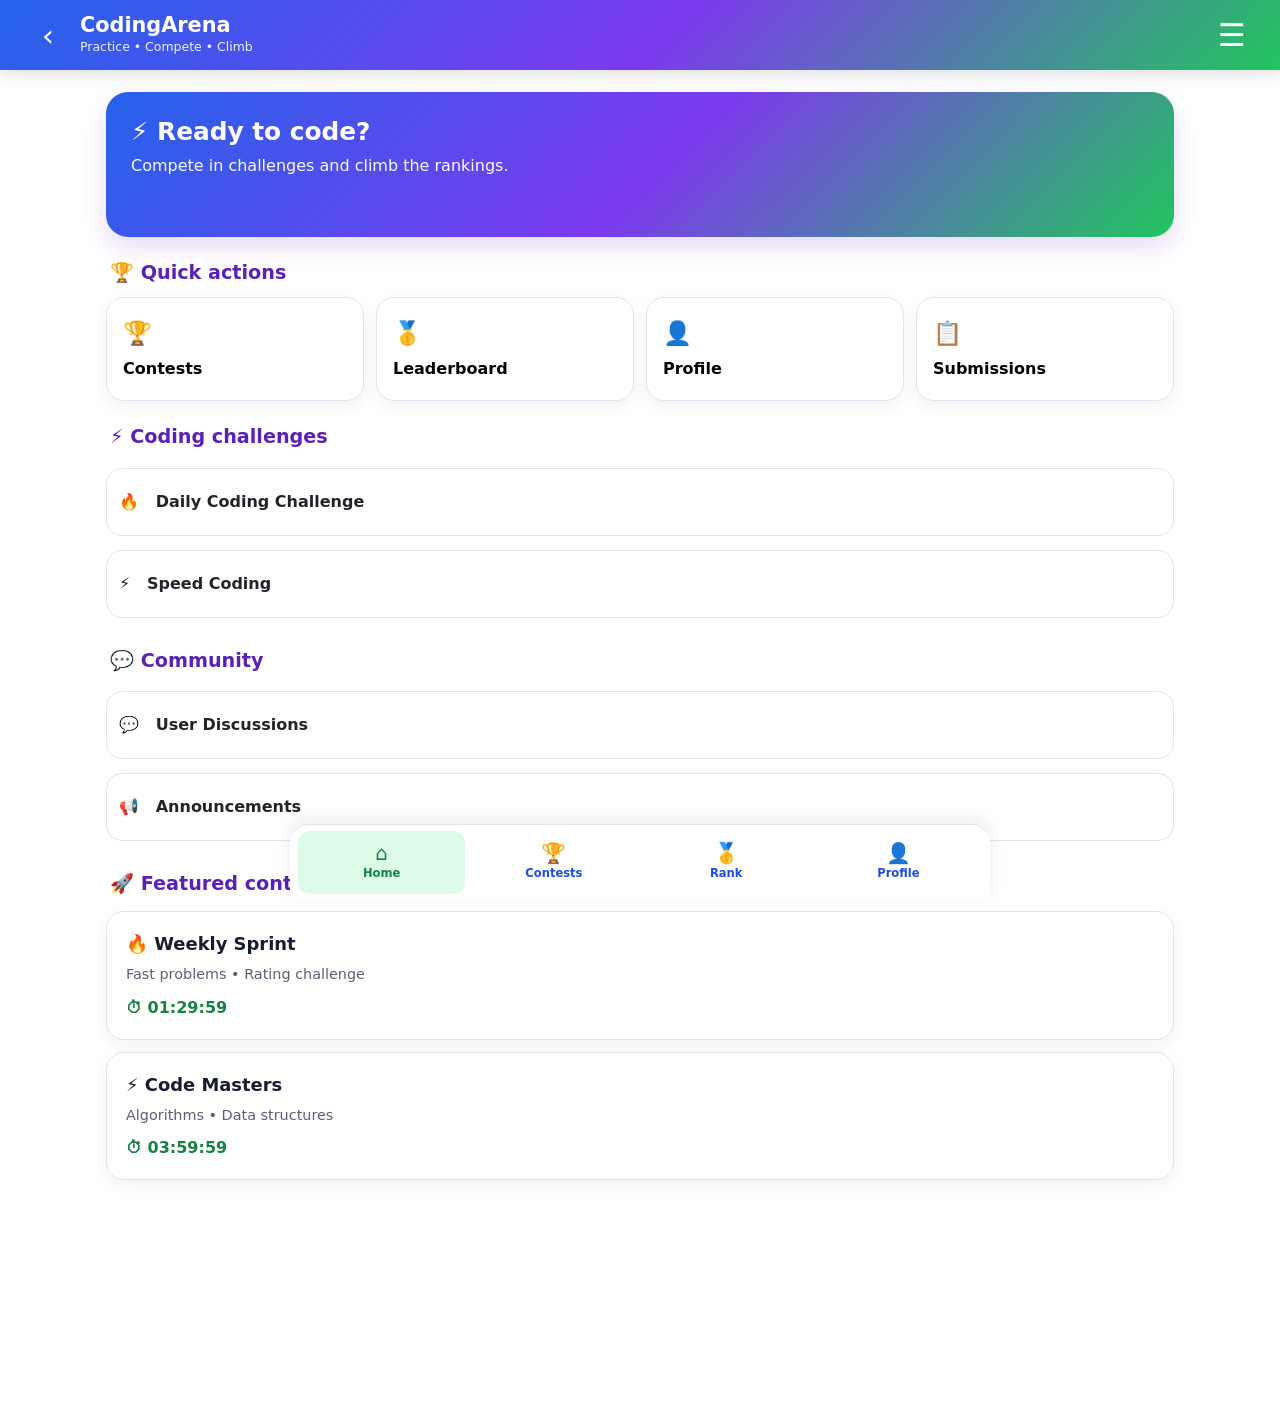
<file: index.html>
<!doctype html>
<html lang="en">
<head>
  <meta charset="utf-8">
  <meta name="viewport" content="width=device-width, initial-scale=1">
  <meta name="theme-color" content="#5b21b6">
  <title>CodingArena Web</title>
  <link href="https://cdn.jsdelivr.net/npm/bootstrap@5.3.3/dist/css/bootstrap.min.css" rel="stylesheet">
  <link href="css/style.css" rel="stylesheet">
</head>
<body>
  <div id="app">
    <header class="topbar">
      <div class="container-fluid px-2 px-md-4">
        <div class="d-flex align-items-center gap-2 topbar-inner">
          <button id="backBtn" class="icon-btn" aria-label="Back">‹</button>
          <div class="brand-wrap flex-grow-1">
            <div id="pageTitle" class="page-title">CodingArena</div>
            <div id="pageSubtitle" class="page-subtitle d-none d-md-block">Practice • Compete • Climb</div>
          </div>
          <div id="timer" class="timer d-none"></div>
          <button id="menuBtn" class="icon-btn" aria-label="Menu">☰</button>
        </div>
      </div>
    </header>

    <main class="main-shell">
      <div id="content" class="container-fluid page-content"></div>
    </main>

    <nav class="bottom-nav">
      <button data-route="home" class="nav-item active"><span>⌂</span><small>Home</small></button>
      <button data-route="contests" class="nav-item"><span>🏆</span><small>Contests</small></button>
      <button data-route="leaderboard" class="nav-item"><span>🥇</span><small>Rank</small></button>
      <button data-route="profile" class="nav-item"><span>👤</span><small>Profile</small></button>
    </nav>
  </div>

  <div class="modal fade" id="menuModal" tabindex="-1" aria-hidden="true">
    <div class="modal-dialog modal-dialog-end">
      <div class="modal-content menu-card">
        <div class="modal-header">
          <h5 class="modal-title">CodingArena</h5>
          <button class="btn-close" data-bs-dismiss="modal" aria-label="Close"></button>
        </div>
        <div id="menuItems" class="list-group list-group-flush"></div>
      </div>
    </div>
  </div>

  <div class="toast-container position-fixed top-0 end-0 p-3">
    <div id="toast" class="toast" role="alert">
      <div class="toast-body" id="toastBody"></div>
    </div>
  </div>

  <script src="https://cdn.jsdelivr.net/npm/bootstrap@5.3.3/dist/js/bootstrap.bundle.min.js"></script>
  <script src="js/app.js"></script>
</body>
</html>
</file>
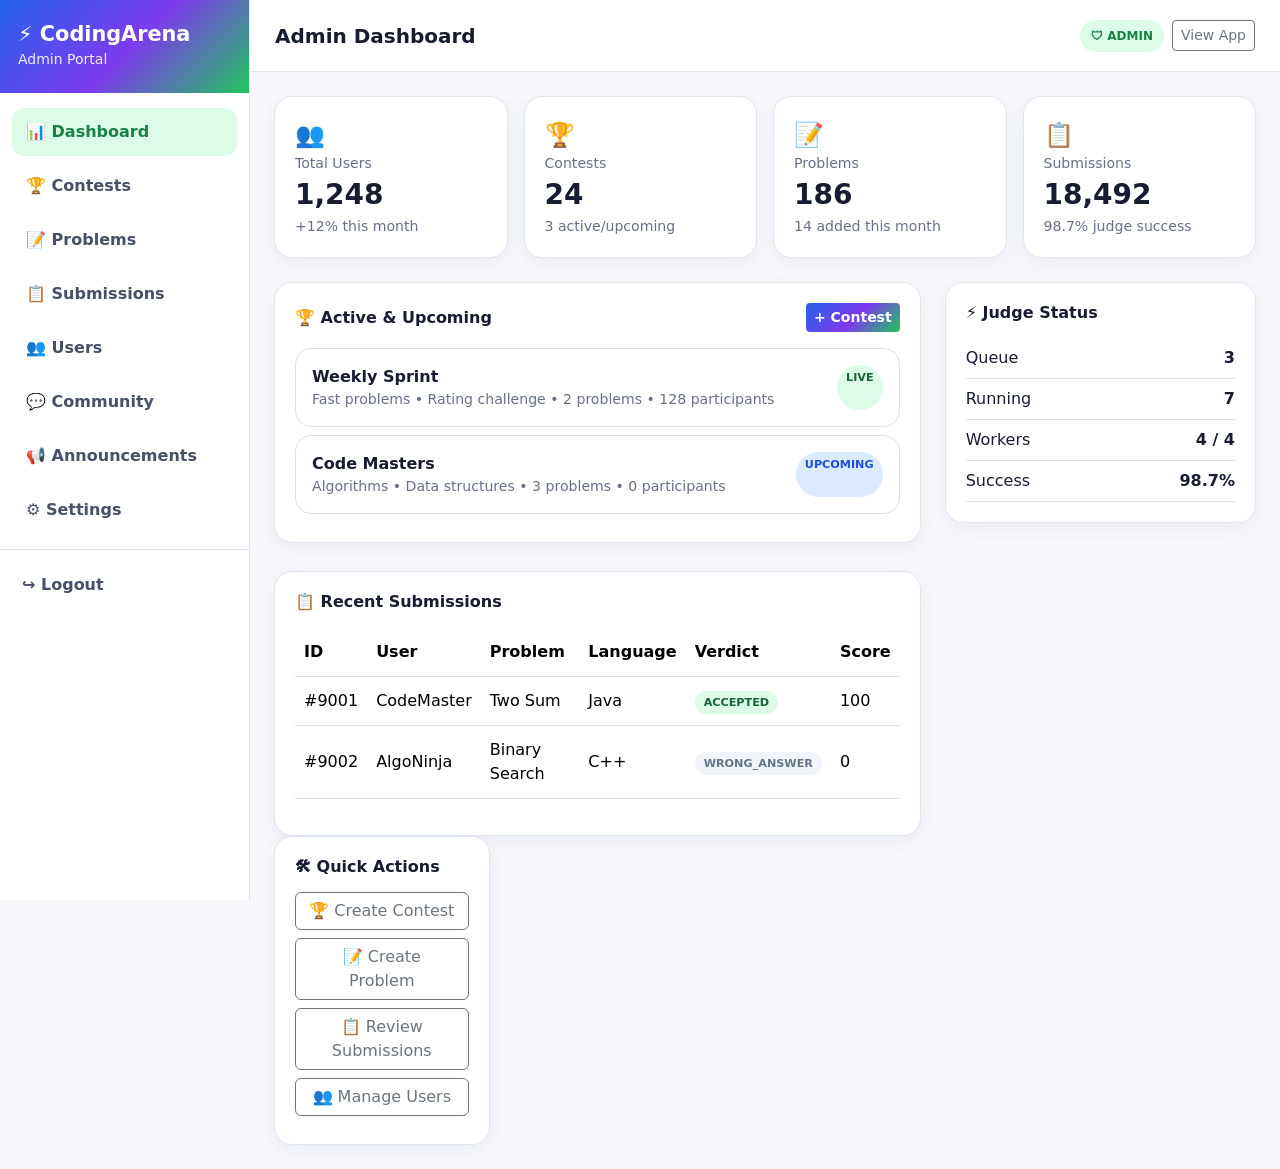
<file: admin.html>
<!doctype html>
<html lang="en"><head>
<meta charset="utf-8"><meta name="viewport" content="width=device-width,initial-scale=1">
<title>CodingArena Admin Portal</title>
<link href="https://cdn.jsdelivr.net/npm/bootstrap@5.3.3/dist/css/bootstrap.min.css" rel="stylesheet">
<style>
:root{--b:#2563eb;--v:#7c3aed;--g:#22c55e;--gd:#168243;--ink:#181c30;--muted:#687086;--bd:#e1e5ef;--grad:linear-gradient(135deg,#2563eb,#7c3aed 52%,#22c55e)}
body{margin:0;background:#f7f8fc;color:var(--ink);font-family:system-ui,-apple-system,"Segoe UI",Roboto,Arial,sans-serif}.side{position:fixed;inset:0 auto 0 0;width:250px;background:#fff;border-right:1px solid var(--bd);z-index:5;display:flex;flex-direction:column}.brand{background:var(--grad);color:#fff;padding:22px 18px}.brand h1{font-size:1.3rem;font-weight:800;margin:0}.brand small{opacity:.9}.menu{padding:12px;overflow:auto}.navbtn{width:100%;border:0;background:#fff;text-align:left;border-radius:12px;padding:12px 14px;margin:3px 0;font-weight:700;color:#465067}.navbtn:hover,.navbtn.active{background:#dcfce7;color:var(--gd)}.main{margin-left:250px;min-height:100vh}.top{height:72px;position:sticky;top:0;z-index:4;background:#fff;border-bottom:1px solid var(--bd);display:flex;align-items:center;justify-content:space-between;padding:0 25px}.title{font-size:1.25rem;font-weight:800}.badge-admin{background:#dcfce7;color:var(--gd);border-radius:999px;padding:7px 11px;font-size:.75rem;font-weight:800}.content{padding:24px;max-width:1500px;margin:auto}.cardx,.stat{background:#fff;border:1px solid var(--bd);border-radius:18px;box-shadow:0 5px 18px #1419320d;padding:20px}.stat{height:100%}.value{font-size:1.75rem;font-weight:900}.muted{color:var(--muted);font-size:.88rem}.grad{background:var(--grad);color:#fff;border:0;font-weight:800}.grad:hover{color:#fff}.status{border-radius:999px;padding:5px 9px;font-size:.7rem;font-weight:800}.live{background:#dcfce7;color:#166534}.up{background:#dbeafe;color:#1d4ed8}.end{background:#f1f5f9;color:#64748b}.table>:not(caption)>*>*{padding:12px 9px;vertical-align:middle}.mobile{display:none}
@media(max-width:900px){.side{width:78px}.brand{text-align:center;padding:18px 8px}.brand h1{font-size:1rem}.brand small,.label{display:none}.navbtn{text-align:center;padding:12px 5px;font-size:1.2rem}.main{margin-left:78px}}@media(max-width:600px){.side{display:none}.main{margin-left:0}.mobile{display:inline-flex}.content{padding:14px}.top{height:64px;padding:0 12px}}
</style></head><body>
<aside class="side"><div class="brand"><h1>⚡ CodingArena</h1><small>Admin Portal</small></div><div class="menu">
<button class="navbtn active" data-page="dashboard">📊 <span class="label">Dashboard</span></button>
<button class="navbtn" data-page="contests">🏆 <span class="label">Contests</span></button>
<button class="navbtn" data-page="problems">📝 <span class="label">Problems</span></button>
<button class="navbtn" data-page="submissions">📋 <span class="label">Submissions</span></button>
<button class="navbtn" data-page="users">👥 <span class="label">Users</span></button>
<button class="navbtn" data-page="community">💬 <span class="label">Community</span></button>
<button class="navbtn" data-page="announcements">📢 <span class="label">Announcements</span></button>
<button class="navbtn" data-page="settings">⚙️ <span class="label">Settings</span></button>
</div><div class="p-2 border-top"><button id="logout" class="navbtn">↪️ <span class="label">Logout</span></button></div></aside>
<main class="main"><header class="top"><div class="d-flex align-items-center gap-2"><button class="btn btn-light mobile" data-bs-toggle="offcanvas" data-bs-target="#mobile">☰</button><div id="title" class="title">Admin Dashboard</div></div><div class="d-flex gap-2 align-items-center"><span class="badge-admin">🛡 ADMIN</span><button id="view" class="btn btn-outline-secondary btn-sm">View App</button></div></header><div id="content" class="content"></div></main>
<div class="offcanvas offcanvas-start" id="mobile"><div class="offcanvas-header"><b>CodingArena</b><button class="btn-close" data-bs-dismiss="offcanvas"></button></div><div class="offcanvas-body" id="mobileBody"></div></div>
<div class="modal fade" id="modal"><div class="modal-dialog modal-lg"><div class="modal-content"><div class="modal-header"><b id="mtitle">Create</b><button class="btn-close" data-bs-dismiss="modal"></button></div><div id="mbody" class="modal-body"></div><div class="modal-footer"><button class="btn btn-light" data-bs-dismiss="modal">Cancel</button><button id="save" class="btn grad">Save</button></div></div></div></div>
<script src="https://cdn.jsdelivr.net/npm/bootstrap@5.3.3/dist/js/bootstrap.bundle.min.js"></script>
<script>
const $=x=>document.getElementById(x),apiBase=localStorage.getItem('codingArenaApiBase')||'';let page='dashboard';
let contests=[{id:1,title:'Weekly Sprint',desc:'Fast problems • Rating challenge',status:'LIVE',problems:2,users:128},{id:2,title:'Code Masters',desc:'Algorithms • Data structures',status:'UPCOMING',problems:3,users:0}],problems=[{id:101,contest:1,title:'Two Sum',difficulty:'Easy',points:100,submissions:76},{id:102,contest:1,title:'Binary Search',difficulty:'Medium',points:150,submissions:51},{id:201,contest:2,title:'Graph Paths',difficulty:'Hard',points:200,submissions:0}],users=[{id:1,name:'admin',role:'ADMIN',rating:2000,status:'ACTIVE'},{id:2,name:'CodeMaster',role:'USER',rating:1842,status:'ACTIVE'},{id:3,name:'AlgoNinja',role:'USER',rating:1765,status:'ACTIVE'}],subs=[{id:9001,user:'CodeMaster',problem:'Two Sum',lang:'Java',verdict:'ACCEPTED',score:100},{id:9002,user:'AlgoNinja',problem:'Binary Search',lang:'C++',verdict:'WRONG_ANSWER',score:0}];
function esc(x){return String(x??'').replace(/[&<>"']/g,m=>({'&':'&amp;','<':'&lt;','>':'&gt;','"':'&quot;',"'":'&#39;'}[m]))}function go(p){page=p;document.querySelectorAll('[data-page]').forEach(x=>x.classList.toggle('active',x.dataset.page===p));$('title').textContent={dashboard:'Admin Dashboard',contests:'Contest Management',problems:'Problem Management',submissions:'Submission Monitor',users:'User Management',community:'Community Management',announcements:'Announcements',settings:'Admin Settings'}[p];({dashboard,contestsPage,problemsPage,submissionsPage,usersPage,community,announcements,settings}[p]||dashboard)();}
function stat(i,n,v,s){return `<div class="col-6 col-xl-3"><div class="stat"><div class="fs-4">${i}</div><div class="muted">${n}</div><div class="value">${v}</div><div class="muted">${s}</div></div></div>`}function panel(h,b){return `<div class="cardx"><div class="d-flex justify-content-between align-items-center mb-3"><h2 class="h6 fw-bold m-0">${h}</h2>${b||''}</div>`}
function dashboard(){$('content').innerHTML=`<div class="row g-3 mb-4">${stat('👥','Total Users','1,248','+12% this month')}${stat('🏆','Contests','24','3 active/upcoming')}${stat('📝','Problems','186','14 added this month')}${stat('📋','Submissions','18,492','98.7% judge success')}</div><div class="row g-4"><div class="col-lg-8">${panel('🏆 Active & Upcoming',`<button class="btn grad btn-sm" onclick="contestForm()">+ Contest</button>`)}${contests.map(c=>`<div class="p-3 border rounded-4 mb-2 d-flex justify-content-between gap-2 flex-wrap"><div><b>${esc(c.title)}</b><div class="muted">${esc(c.desc)} • ${c.problems} problems • ${c.users} participants</div></div><span class="status ${c.status==='LIVE'?'live':'up'}">${c.status}</span></div>`).join('')}</div></div><div class="col-lg-4">${panel('⚡ Judge Status')}${['Queue|3','Running|7','Workers|4 / 4','Success|98.7%'].map(x=>{let a=x.split('|');return `<div class="d-flex justify-content-between py-2 border-bottom"><span>${a[0]}</span><b>${a[1]}</b></div>`}).join('')}</div></div></div><div class="row g-4 mt-1"><div class="col-lg-8">${panel('📋 Recent Submissions')}<div class="table-responsive">${subTable(subs)}</div></div><div class="col-lg-4">${panel('🛠 Quick Actions')}${['Create Contest','Create Problem','Review Submissions','Manage Users'].map((x,i)=>`<button class="btn btn-outline-secondary w-100 mb-2" onclick="${['contestForm()','problemForm()','go(\'submissions\')','go(\'users\')'][i]}">${['🏆','📝','📋','👥'][i]} ${x}</button>`).join('')}</div></div>`}
function contestsPage(){$('content').innerHTML=panel('🏆 Contests',`<button class="btn grad" onclick="contestForm()">+ Create Contest</button>`)+`<div class="table-responsive"><table class="table"><thead><tr><th>ID</th><th>Contest</th><th>Status</th><th>Problems</th><th>Users</th><th>Actions</th></tr></thead><tbody>${contests.map(c=>`<tr><td>${c.id}</td><td><b>${esc(c.title)}</b><div class="muted">${esc(c.desc)}</div></td><td><span class="status ${c.status==='LIVE'?'live':'up'}">${c.status}</span></td><td>${c.problems}</td><td>${c.users}</td><td><button class="btn btn-sm btn-outline-secondary" onclick="contestForm(${c.id})">Edit</button> <button class="btn btn-sm btn-outline-danger" onclick="delContest(${c.id})">Delete</button></td></tr>`).join('')}</tbody></table></div></div>`}
function problemsPage(){$('content').innerHTML=panel('📝 Problems',`<button class="btn grad" onclick="problemForm()">+ Create Problem</button>`)+`<div class="table-responsive"><table class="table"><thead><tr><th>ID</th><th>Problem</th><th>Contest</th><th>Difficulty</th><th>Points</th><th>Submissions</th><th></th></tr></thead><tbody>${problems.map(p=>`<tr><td>${p.id}</td><td><b>${esc(p.title)}</b></td><td>#${p.contest}</td><td>${p.difficulty}</td><td>${p.points}</td><td>${p.submissions}</td><td><button class="btn btn-sm btn-outline-secondary" onclick="problemForm(${p.id})">Edit</button> <button class="btn btn-sm btn-outline-danger" onclick="delProblem(${p.id})">Delete</button></td></tr>`).join('')}</tbody></table></div></div>`}
function subTable(a){return `<table class="table"><thead><tr><th>ID</th><th>User</th><th>Problem</th><th>Language</th><th>Verdict</th><th>Score</th></tr></thead><tbody>${a.map(s=>`<tr><td>#${s.id}</td><td>${esc(s.user)}</td><td>${esc(s.problem)}</td><td>${s.lang}</td><td><span class="status ${s.verdict==='ACCEPTED'?'live':'end'}">${s.verdict}</span></td><td>${s.score}</td></tr>`).join('')}</tbody></table>`}function submissionsPage(){$('content').innerHTML=panel('📋 Submission Monitor',`<button class="btn btn-outline-secondary btn-sm" onclick="go('submissions')">Refresh</button>`)+subTable(subs)+'</div>'}function usersPage(){$('content').innerHTML=panel('👥 Users')+`<div class="table-responsive"><table class="table"><thead><tr><th>ID</th><th>User</th><th>Role</th><th>Rating</th><th>Status</th><th></th></tr></thead><tbody>${users.map(u=>`<tr><td>${u.id}</td><td><b>${esc(u.name)}</b></td><td>${u.role}</td><td>${u.rating}</td><td>${u.status}</td><td><button class="btn btn-sm btn-outline-secondary" onclick="toggleUser(${u.id})">${u.status==='ACTIVE'?'Suspend':'Activate'}</button></td></tr>`).join('')}</tbody></table></div></div>`}
function community(){$('content').innerHTML=panel('💬 Community Moderation')+['How to approach Two Sum efficiently?','Best way to learn Dynamic Programming?','Java vs C++ for competitive programming','Tips for improving contest speed'].map(x=>`<div class="p-3 border rounded-4 mb-2 d-flex justify-content-between"><span><b>${x}</b><div class="muted">Community discussion</div></span><button class="btn btn-sm btn-outline-danger" onclick="alert('Discussion hidden')">Hide</button></div>`).join('')+'</div>'}function announcements(){$('content').innerHTML=panel('📢 Announcements',`<button class="btn grad" onclick="announceForm()">+ Announcement</button>`)+`<div class="p-3 border rounded-4 mb-2"><b>New Weekly Contest</b><div class="muted">Published to all users</div></div><div class="p-3 border rounded-4"><b>CodingArena Update</b><div class="muted">Published to all users</div></div></div>`}function settings(){$('content').innerHTML=panel('⚙️ Backend Settings')+`<label class="form-label">Spring Boot API Base URL</label><input id="api" class="form-control mb-3" value="${esc(apiBase)}" placeholder="https://api.example.com"><button class="btn grad" onclick="localStorage.setItem('codingArenaApiBase',$('api').value.replace(/\/$/,''));alert('Saved')">Save</button><hr><p class="muted mb-0">Production admin actions must be protected by Spring Security/JWT/session authentication on the backend.</p></div>`}
function modal(title,html,save){$('mtitle').textContent=title;$('mbody').innerHTML=html;$('save').onclick=save;bootstrap.Modal.getOrCreateInstance($('modal')).show()}
function contestForm(id){let c=contests.find(x=>x.id===id);modal(c?'Edit Contest':'Create Contest',`<input id="ct" class="form-control mb-3" placeholder="Contest title" value="${c?esc(c.title):''}"><textarea id="cd" class="form-control" rows="4" placeholder="Description">${c?esc(c.desc):''}</textarea>`,()=>{let t=$('ct').value.trim();if(!t)return alert('Title required');if(c){c.title=t;c.desc=$('cd').value}else contests.push({id:Math.max(...contests.map(x=>x.id))+1,title:t,desc:$('cd').value,status:'UPCOMING',problems:0,users:0});bootstrap.Modal.getInstance($('modal')).hide();go('contests')})}function delContest(id){if(confirm('Delete contest?')){contests=contests.filter(x=>x.id!==id);problems=problems.filter(x=>x.contest!==id);go('contests')}}
function problemForm(id){let p=problems.find(x=>x.id===id);modal(p?'Edit Problem':'Create Problem',`<select id="pc" class="form-select mb-3">${contests.map(c=>`<option value="${c.id}" ${p&&p.contest===c.id?'selected':''}>#${c.id} ${esc(c.title)}</option>`).join('')}</select><input id="pt" class="form-control mb-3" placeholder="Problem title" value="${p?esc(p.title):''}"><div class="row g-2"><div class="col-6"><select id="pd" class="form-select"><option>Easy</option><option>Medium</option><option>Hard</option></select></div><div class="col-6"><input id="pp" type="number" class="form-control" value="${p?p.points:100}"></div></div>`,()=>{let t=$('pt').value.trim();if(!t)return alert('Title required');if(p){Object.assign(p,{contest:+$('pc').value,title:t,difficulty:$('pd').value,points:+$('pp').value})}else problems.push({id:Math.max(...problems.map(x=>x.id),100)+1,contest:+$('pc').value,title:t,difficulty:$('pd').value,points:+$('pp').value,submissions:0});bootstrap.Modal.getInstance($('modal')).hide();go('problems')})}function delProblem(id){if(confirm('Delete problem?')){problems=problems.filter(x=>x.id!==id);go('problems')}}function toggleUser(id){let u=users.find(x=>x.id===id);u.status=u.status==='ACTIVE'?'SUSPENDED':'ACTIVE';go('users')}function announceForm(){modal('New Announcement','<input id="at" class="form-control mb-3" placeholder="Title"><textarea id="ab" class="form-control" rows="6" placeholder="Message"></textarea>',()=>{if(!$('at').value.trim())return alert('Title required');bootstrap.Modal.getInstance($('modal')).hide();alert('Announcement published')})}
document.querySelectorAll('[data-page]').forEach(b=>b.onclick=()=>go(b.dataset.page));$('view').onclick=()=>location.href='index.html';$('logout').onclick=()=>location.href='index.html';go('dashboard');
</script></body></html>
</file>
<file: css/style.css>
/* CodingArena Web - same blue + violet + green visual language as the Android app */
:root {
  --blue: #2563eb;
  --blue-dark: #1d4ed8;
  --violet: #7c3aed;
  --violet-dark: #5b21b6;
  --green: #22c55e;
  --green-dark: #168243;
  --green-light: #dcfce7;
  --ink: #181c30;
  --muted: #5a6073;
  --page: #ffffff;
  --border: #e0e3f0;
  --gradient: linear-gradient(135deg, #2563eb 0%, #7c3aed 52%, #22c55e 100%);
}

html, body {
  min-height: 100%;
  background: var(--page);
  color: var(--ink);
}

body {
  margin: 0;
  font-family: Inter, system-ui, -apple-system, "Segoe UI", Roboto, Arial, sans-serif;
  padding-bottom: 92px;
}

button, textarea, input, select {
  font: inherit;
}

.topbar {
  position: sticky;
  top: 0;
  z-index: 1030;
  background: var(--gradient);
  color: #fff;
  box-shadow: 0 3px 16px rgba(24, 28, 48, .16);
}

.topbar-inner {
  min-height: 70px;
}

.icon-btn {
  width: 48px;
  height: 52px;
  border: 0;
  background: transparent;
  color: #fff;
  font-size: 31px;
  line-height: 1;
  display: inline-flex;
  align-items: center;
  justify-content: center;
  border-radius: 12px;
}

.icon-btn:hover, .icon-btn:focus {
  background: rgba(255,255,255,.16);
  color: #fff;
}

.page-title {
  font-size: 1.3rem;
  font-weight: 800;
  line-height: 1.15;
  white-space: nowrap;
  overflow: hidden;
  text-overflow: ellipsis;
}

.page-subtitle {
  font-size: .78rem;
  opacity: .9;
}

.timer {
  min-width: 92px;
  text-align: center;
  font-weight: 800;
  font-variant-numeric: tabular-nums;
}

.main-shell {
  min-height: calc(100vh - 162px);
}

.page-content {
  max-width: 1100px;
  margin: 0 auto;
  padding: 22px 16px 130px;
}

.section-title {
  font-size: 1.2rem;
  font-weight: 800;
  color: var(--violet-dark);
  margin: 22px 4px 9px;
}

.hero {
  background: var(--gradient);
  color: #fff;
  border-radius: 22px;
  padding: 25px;
  min-height: 145px;
  box-shadow: 0 10px 25px rgba(91,33,182,.16);
  margin-bottom: 20px;
}

.hero h1 {
  font-size: 1.55rem;
  font-weight: 800;
  margin: 0 0 7px;
}

.hero p {
  margin: 0;
  opacity: .96;
}

.quick-grid {
  display: grid;
  grid-template-columns: repeat(2, minmax(0, 1fr));
  gap: 12px;
}

.card-btn, .contest-card, .list-card, .panel {
  border: 1px solid var(--border);
  background: #fff;
  border-radius: 18px;
  box-shadow: 0 5px 17px rgba(24,28,48,.06);
}

.card-btn {
  min-height: 104px;
  padding: 16px;
  display: flex;
  flex-direction: column;
  align-items: flex-start;
  justify-content: center;
  text-align: left;
  width: 100%;
}

.card-btn:hover, .contest-card:hover, .list-card:hover {
  border-color: #b9c1e8;
  transform: translateY(-1px);
}

.card-btn .emoji {
  font-size: 1.45rem;
  margin-bottom: 6px;
}

.card-btn strong {
  font-size: 1rem;
}

.contest-card {
  padding: 19px;
  margin: 12px 0;
  cursor: pointer;
}

.contest-title {
  font-size: 1.12rem;
  font-weight: 800;
}

.contest-desc {
  color: var(--muted);
  font-size: .9rem;
  margin-top: 6px;
}

.contest-time {
  color: var(--green-dark);
  font-weight: 800;
  margin-top: 10px;
}

.list-card {
  padding: 16px;
  margin: 10px 0;
}

.action-card {
  width: 100%;
  min-height: 68px;
  text-align: left;
  border-radius: 16px;
  margin: 7px 0;
  border: 1px solid var(--border);
  background: #fff;
  font-weight: 700;
}

.action-card:hover {
  border-color: #b9c1e8;
}

.primary-gradient {
  background: var(--gradient);
  color: #fff;
  border: 0;
}

.primary-gradient:hover {
  color: #fff;
  filter: brightness(.98);
}

.ide-panel {
  border-radius: 18px;
  border: 1px solid var(--border);
  overflow: hidden;
  box-shadow: 0 7px 20px rgba(24,28,48,.08);
}

.editor {
  width: 100%;
  min-height: 430px;
  resize: vertical;
  border: 0;
  outline: none;
  background: #111827;
  color: #f8fafc;
  padding: 18px;
  font-family: "SFMono-Regular", Consolas, "Liberation Mono", monospace;
  font-size: 14px;
  line-height: 1.55;
}

.bottom-nav {
  position: fixed;
  z-index: 1040;
  left: 0;
  right: 0;
  bottom: 0;
  height: 76px;
  padding: 6px max(8px, env(safe-area-inset-left)) calc(6px + env(safe-area-inset-bottom)) max(8px, env(safe-area-inset-right));
  display: grid;
  grid-template-columns: repeat(4, 1fr);
  gap: 5px;
  background: #fff;
  border-top: 1px solid var(--border);
  box-shadow: 0 -5px 18px rgba(24,28,48,.08);
}

.nav-item {
  border: 0;
  background: #fff;
  color: var(--blue-dark);
  border-radius: 12px;
  display: flex;
  flex-direction: column;
  align-items: center;
  justify-content: center;
  gap: 2px;
}

.nav-item span {
  font-size: 1.25rem;
  line-height: 1;
}

.nav-item small {
  font-size: .72rem;
  font-weight: 700;
}

.nav-item.active {
  background: var(--green-light);
  color: var(--green-dark);
}

.menu-card {
  border-radius: 20px 20px 0 0;
}

.modal-dialog-end {
  margin: auto 0 0;
  max-width: 100%;
}

.menu-card .list-group-item {
  padding: 14px 18px;
  font-weight: 700;
  cursor: pointer;
}

@media (min-width: 768px) {
  .quick-grid {
    grid-template-columns: repeat(4, minmax(0, 1fr));
  }
  .bottom-nav {
    left: 50%;
    right: auto;
    transform: translateX(-50%);
    width: min(700px, 100%);
    border-radius: 18px 18px 0 0;
  }
}

@media (max-width: 575.98px) {
  .page-content {
    padding-left: 12px;
    padding-right: 12px;
  }
  .hero {
    padding: 21px;
  }
  .page-title {
    font-size: 1.16rem;
  }
}
</file>
